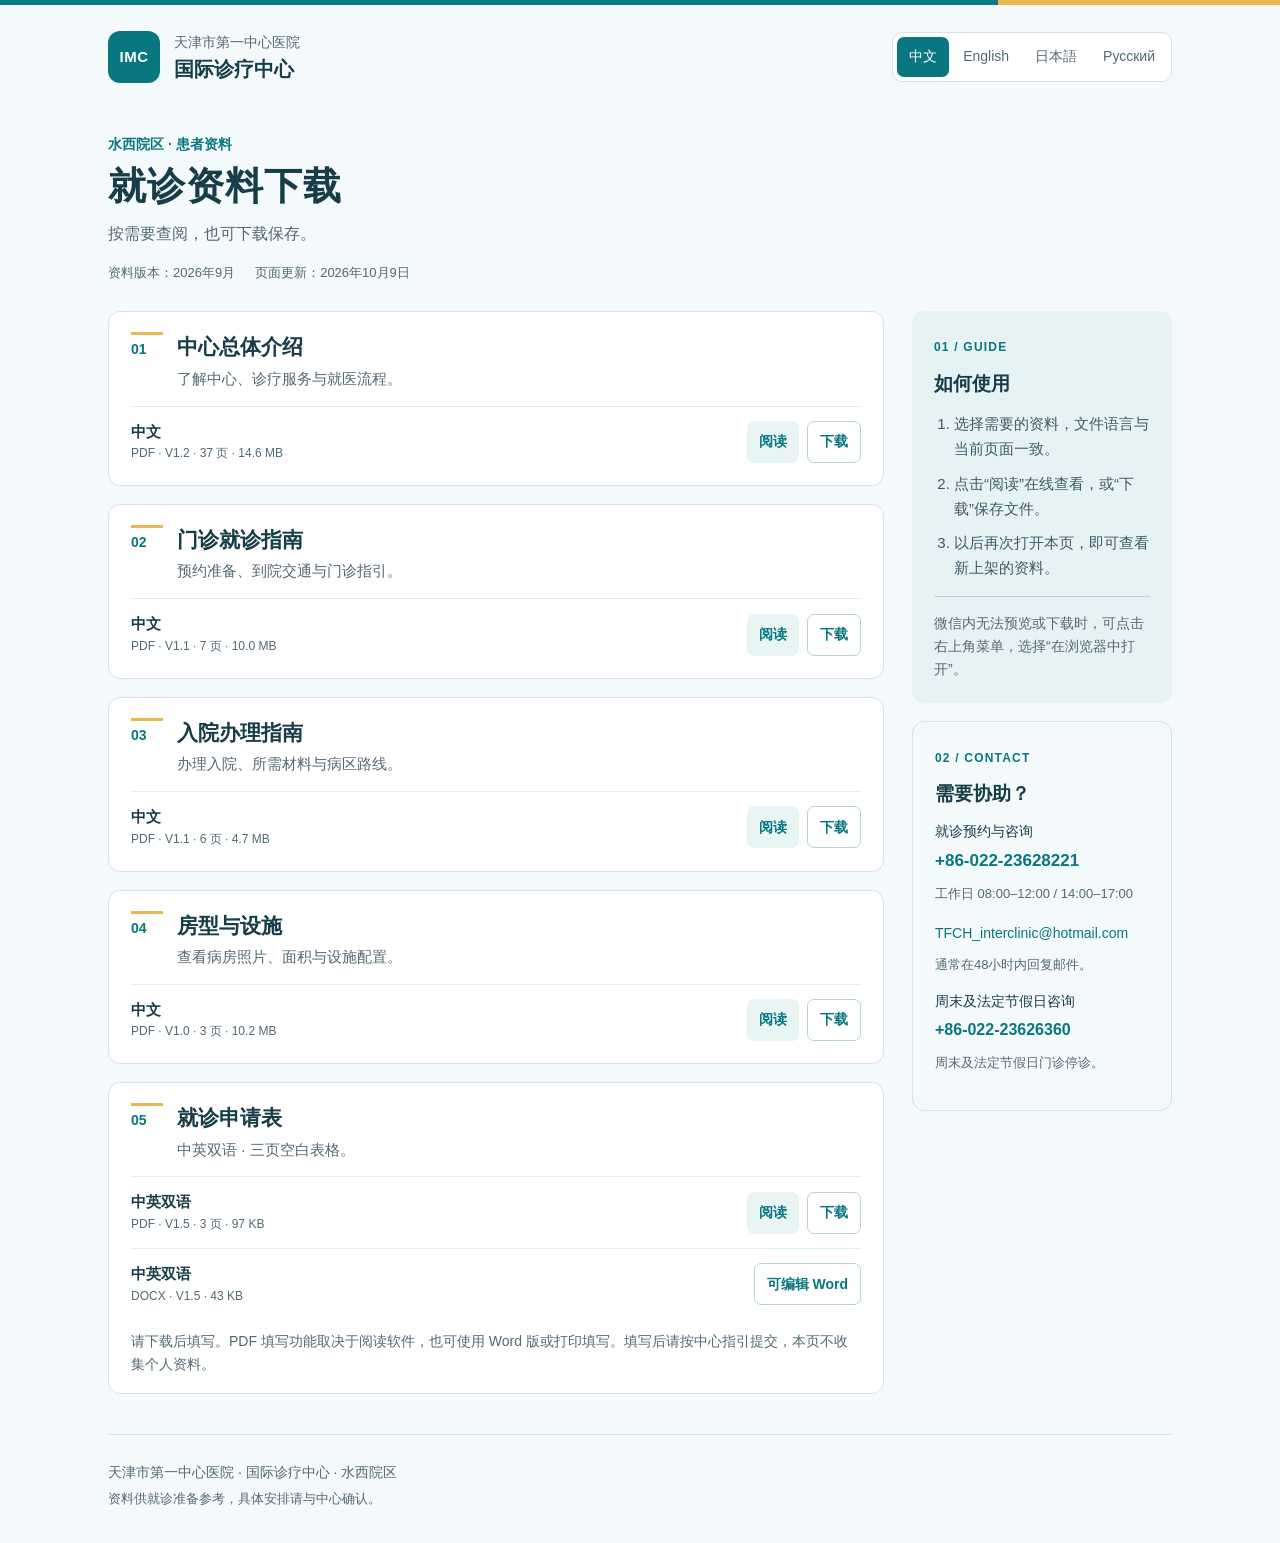
<file: index.html>
<!DOCTYPE html>

<html lang="zh-CN"><head><meta charset="utf-8"/><meta content="width=device-width,initial-scale=1" name="viewport"/><meta content="天津市第一中心医院国际诊疗中心患者资料下载。中心介绍、门诊与入院指南、病房设施、就诊申请表。" name="description"/><meta content="index,follow" name="robots"/><meta content="#087c85" name="theme-color"/><title>国际诊疗中心 · 资料下载</title><link href="data:image/svg+xml,%3Csvg xmlns='http://www.w3.org/2000/svg' viewBox='0 0 32 32'%3E%3Crect width='32' height='32' rx='8' fill='%23087c85'/%3E%3Cpath d='M8 7h11l5 5v13H8z' fill='white'/%3E%3Cpath d='M12 16h8m-8 4h6' stroke='%23087c85' stroke-width='2'/%3E%3C/svg%3E" rel="icon" type="image/svg+xml"/><link href="./style.css?v=20261009-ru1" rel="stylesheet"/><script defer="" src="./app.js?v=20261009-ru1"></script></head>
<body data-default-lang="zh"><div class="topline"></div><header><div class="brand"><span aria-hidden="true" class="brand-symbol">IMC</span><div><p data-t="hospital">天津市第一中心医院</p><strong data-t="center">国际诊疗中心</strong></div></div><nav aria-label="页面语言 / Language / Язык"><button aria-pressed="true" data-lang="zh" lang="zh-CN" type="button">中文</button><button aria-pressed="false" data-lang="en" lang="en" type="button">English</button><button aria-pressed="false" data-lang="ja" lang="ja" type="button">日本語</button><button aria-pressed="false" data-lang="ru" lang="ru" type="button">Русский</button></nav></header>
<main><section class="intro"><p class="eyebrow" data-t="eyebrow">水西院区 · 患者资料</p><h1 data-t="title">就诊资料下载</h1><p class="lead" data-t="lead">按需要查阅，也可下载保存。</p><div class="edition"><span data-t="edition">资料版本：2026年9月</span><span data-t="updated">页面更新：2026年10月9日</span></div></section><div class="layout"><section aria-label="资料目录 / Documents" id="documents"><article class="document"><div class="doc-head"><span class="number">01</span><div><h2>中心总体介绍</h2><p>了解中心、诊疗服务与就医流程。</p></div></div><ul class="file-list"><li class="file-row"><div><span class="file-name">中文</span><span class="file-meta">PDF · V1.2 · 37 页 · 14.6 MB</span></div><div class="actions"><a aria-label="阅读: 中心总体介绍" class="read" href="./files/center-overview-zh.pdf" rel="noopener" target="_blank">阅读</a><a aria-label="下载: 中心总体介绍" class="download" download="天津市第一中心医院_国际诊疗中心_中文版1.2.pdf" href="./files/center-overview-zh.pdf">下载</a></div></li></ul></article><article class="document"><div class="doc-head"><span class="number">02</span><div><h2>门诊就诊指南</h2><p>预约准备、到院交通与门诊指引。</p></div></div><ul class="file-list"><li class="file-row"><div><span class="file-name">中文</span><span class="file-meta">PDF · V1.1 · 7 页 · 10.0 MB</span></div><div class="actions"><a aria-label="阅读: 门诊就诊指南" class="read" href="./files/outpatient-guide-zh.pdf" rel="noopener" target="_blank">阅读</a><a aria-label="下载: 门诊就诊指南" class="download" download="国际诊疗中心门诊就诊指南_1.1版.pdf" href="./files/outpatient-guide-zh.pdf">下载</a></div></li></ul></article><article class="document"><div class="doc-head"><span class="number">03</span><div><h2>入院办理指南</h2><p>办理入院、所需材料与病区路线。</p></div></div><ul class="file-list"><li class="file-row"><div><span class="file-name">中文</span><span class="file-meta">PDF · V1.1 · 6 页 · 4.7 MB</span></div><div class="actions"><a aria-label="阅读: 入院办理指南" class="read" href="./files/admission-guide-zh.pdf" rel="noopener" target="_blank">阅读</a><a aria-label="下载: 入院办理指南" class="download" download="国际诊疗中心住院指南_1.1版.pdf" href="./files/admission-guide-zh.pdf">下载</a></div></li></ul></article><article class="document"><div class="doc-head"><span class="number">04</span><div><h2>房型与设施</h2><p>查看病房照片、面积与设施配置。</p></div></div><ul class="file-list"><li class="file-row"><div><span class="file-name">中文</span><span class="file-meta">PDF · V1.0 · 3 页 · 10.2 MB</span></div><div class="actions"><a aria-label="阅读: 房型与设施" class="read" href="./files/rooms-amenities-zh.pdf" rel="noopener" target="_blank">阅读</a><a aria-label="下载: 房型与设施" class="download" download="国诊中心病房配置_V1.0_中文版.pdf" href="./files/rooms-amenities-zh.pdf">下载</a></div></li></ul></article><article class="document"><div class="doc-head"><span class="number">05</span><div><h2>就诊申请表</h2><p>中英双语 · 三页空白表格。</p></div></div><ul class="file-list"><li class="file-row"><div><span class="file-name">中英双语</span><span class="file-meta">PDF · V1.5 · 3 页 · 97 KB</span></div><div class="actions"><a aria-label="阅读: 就诊申请表" class="read" href="./files/medical-care-request-zh-en.pdf" rel="noopener" target="_blank">阅读</a><a aria-label="下载: 就诊申请表" class="download" download="天津市第一中心医院_国际患者就诊申请表_V1.5_三页中英双语交互版.pdf" href="./files/medical-care-request-zh-en.pdf">下载</a></div></li><li class="file-row"><div><span class="file-name">中英双语</span><span class="file-meta">DOCX · V1.5 · 43 KB</span></div><div class="actions"><a aria-label="可编辑 Word: 就诊申请表" class="download" download="天津市第一中心医院_国际患者就诊申请表_V1.5_三页中英双语大字版.docx" href="./files/medical-care-request-zh-en.docx">可编辑 Word</a></div></li></ul><p class="note">请下载后填写。PDF 填写功能取决于阅读软件，也可使用 Word 版或打印填写。填写后请按中心指引提交，本页不收集个人资料。</p></article></section><aside><section class="help"><span class="section-kicker">01 / GUIDE</span><h2 data-t="how">如何使用</h2><ol><li data-t="step1">选择需要的资料，文件语言与当前页面一致。</li><li data-t="step2">点击“阅读”在线查看，或“下载”保存文件。</li><li data-t="step3">以后再次打开本页，即可查看新上架的资料。</li></ol><p class="wechat" data-t="wechat">微信内无法预览或下载时，可点击右上角菜单，选择“在浏览器中打开”。</p></section><section class="help contact"><span class="section-kicker">02 / CONTACT</span><h2 data-t="contact">需要协助？</h2><p data-t="appointment">就诊预约与咨询</p><a class="phone" href="tel:+862223628221">+86-022-23628221</a><p class="hours" data-t="hours">工作日 08:00–12:00<br/>14:00–17:00</p><a class="email" href="mailto:TFCH_interclinic@hotmail.com">TFCH_interclinic@hotmail.com</a><p class="hours" data-t="reply">通常在48小时内回复邮件。</p><p data-t="weekend">周末及法定节假日咨询</p><a class="phone weekend-phone" href="tel:+862223626360">+86-022-23626360</a><p class="hours" data-t="weekendNote">周末及法定节假日门诊停诊。</p></section></aside></div><footer><p data-t="footer">天津市第一中心医院 · 国际诊疗中心 · 水西院区</p><p class="small" data-t="disclaimer">资料供就诊准备参考，具体安排请与中心确认。</p></footer><noscript><p>资料可直接通过上方链接打开。<a href="./ru/" lang="ru">Русский</a></p></noscript></main></body></html>
</file>
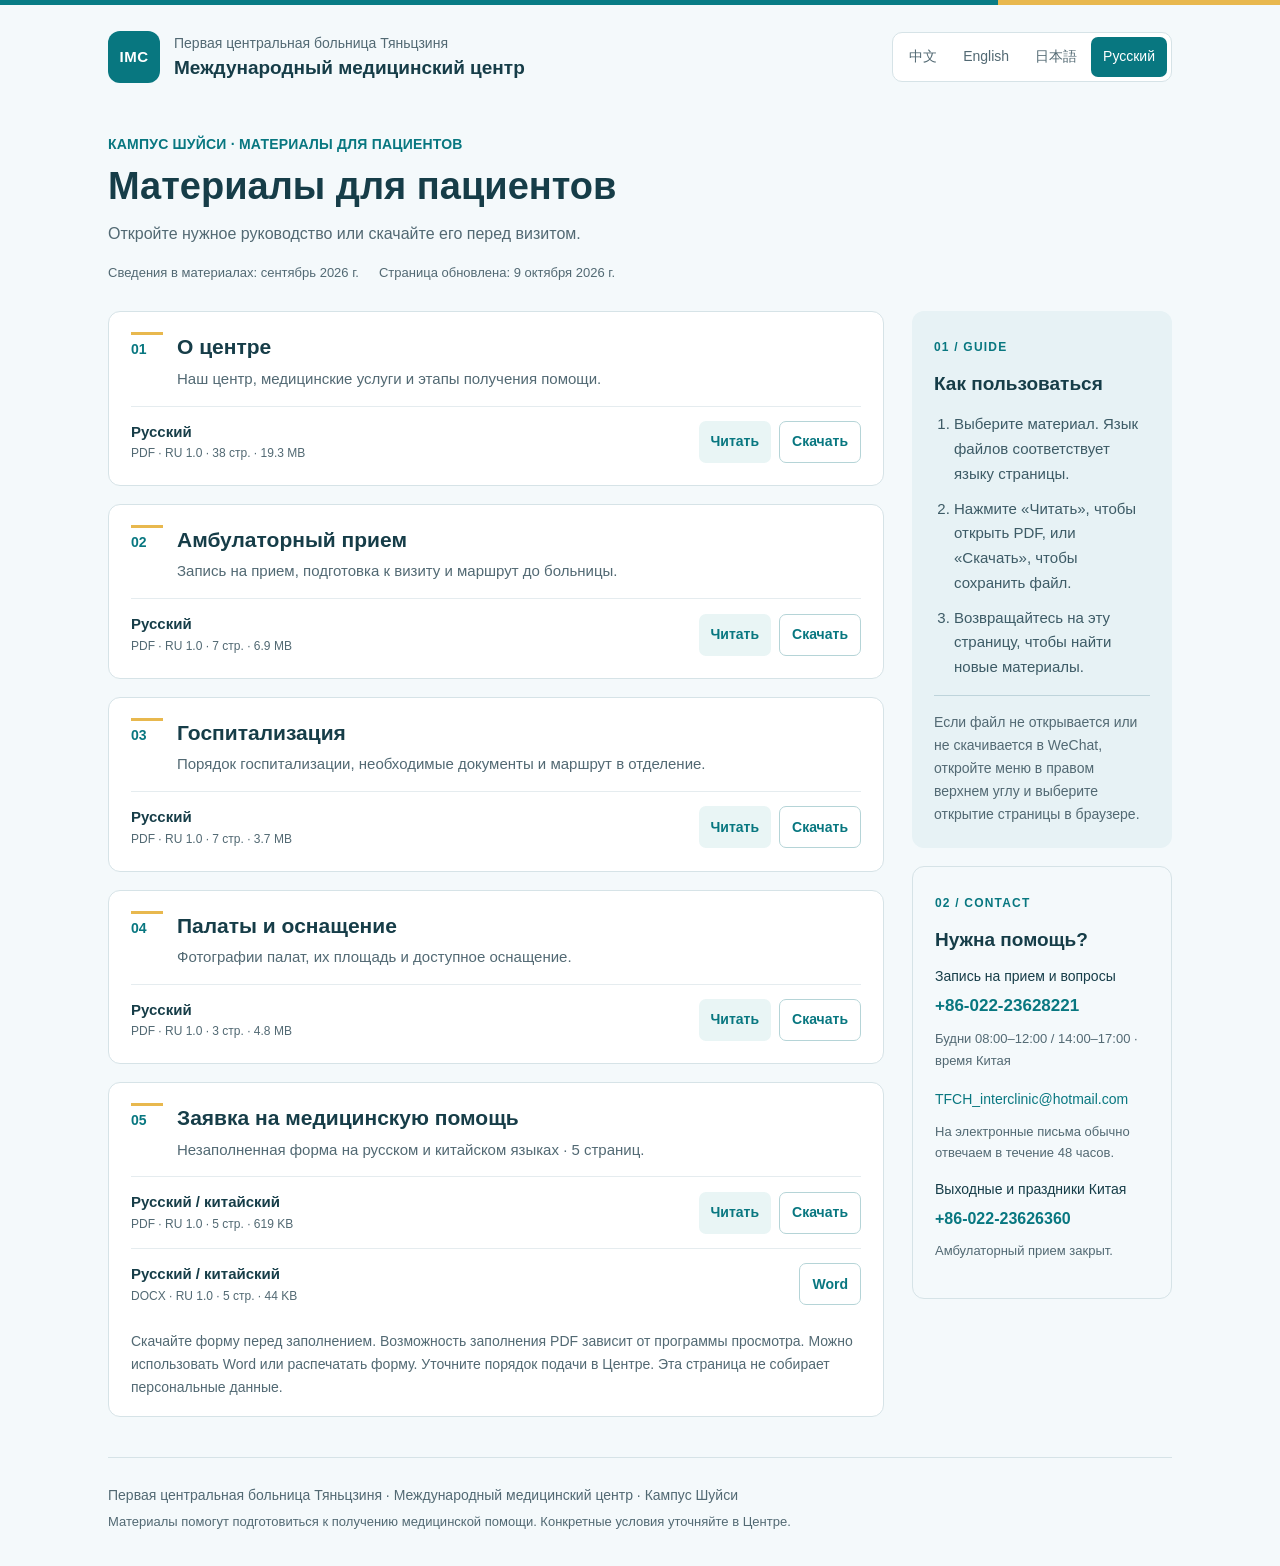
<file: ru/index.html>
<!DOCTYPE html>

<html lang="ru"><head><meta charset="utf-8"/><meta content="width=device-width,initial-scale=1" name="viewport"/><meta content="Откройте нужное руководство или скачайте его перед визитом." name="description"/><meta content="index,follow" name="robots"/><meta content="#087c85" name="theme-color"/><title>Материалы для пациентов · Международный медицинский центр</title><link href="data:image/svg+xml,%3Csvg xmlns='http://www.w3.org/2000/svg' viewBox='0 0 32 32'%3E%3Crect width='32' height='32' rx='8' fill='%23087c85'/%3E%3Cpath d='M8 7h11l5 5v13H8z' fill='white'/%3E%3Cpath d='M12 16h8m-8 4h6' stroke='%23087c85' stroke-width='2'/%3E%3C/svg%3E" rel="icon" type="image/svg+xml"/><link href="../style.css?v=20261009-ru1" rel="stylesheet"/><script defer="" src="../app.js?v=20261009-ru1"></script></head>
<body data-default-lang="ru"><div class="topline"></div><header><div class="brand"><span aria-hidden="true" class="brand-symbol">IMC</span><div><p data-t="hospital">Первая центральная больница Тяньцзиня</p><strong data-t="center">Международный медицинский центр</strong></div></div><nav aria-label="页面语言 / Language / Язык"><button aria-pressed="false" data-lang="zh" lang="zh-CN" type="button">中文</button><button aria-pressed="false" data-lang="en" lang="en" type="button">English</button><button aria-pressed="false" data-lang="ja" lang="ja" type="button">日本語</button><button aria-pressed="true" data-lang="ru" lang="ru" type="button">Русский</button></nav></header>
<main><section class="intro"><p class="eyebrow" data-t="eyebrow">КАМПУС ШУЙСИ · МАТЕРИАЛЫ ДЛЯ ПАЦИЕНТОВ</p><h1 data-t="title">Материалы для пациентов</h1><p class="lead" data-t="lead">Откройте нужное руководство или скачайте его перед визитом.</p><div class="edition"><span data-t="edition">Сведения в материалах: сентябрь 2026 г.</span><span data-t="updated">Страница обновлена: 9 октября 2026 г.</span></div></section><div class="layout"><section aria-label="Материалы для пациентов" id="documents"><article class="document"><div class="doc-head"><span class="number">01</span><div><h2>О центре</h2><p>Наш центр, медицинские услуги и этапы получения помощи.</p></div></div><ul class="file-list"><li class="file-row"><div><span class="file-name">Русский</span><span class="file-meta">PDF · RU 1.0 · 38 стр. · 19.3 MB</span></div><div class="actions"><a aria-label="Читать: О центре" class="read" href="../files/center-overview-ru.pdf" rel="noopener" target="_blank">Читать</a><a aria-label="Скачать: О центре" class="download" download="center-overview-ru.pdf" href="../files/center-overview-ru.pdf">Скачать</a></div></li></ul></article><article class="document"><div class="doc-head"><span class="number">02</span><div><h2>Амбулаторный прием</h2><p>Запись на прием, подготовка к визиту и маршрут до больницы.</p></div></div><ul class="file-list"><li class="file-row"><div><span class="file-name">Русский</span><span class="file-meta">PDF · RU 1.0 · 7 стр. · 6.9 MB</span></div><div class="actions"><a aria-label="Читать: Амбулаторный прием" class="read" href="../files/outpatient-guide-ru.pdf" rel="noopener" target="_blank">Читать</a><a aria-label="Скачать: Амбулаторный прием" class="download" download="outpatient-guide-ru.pdf" href="../files/outpatient-guide-ru.pdf">Скачать</a></div></li></ul></article><article class="document"><div class="doc-head"><span class="number">03</span><div><h2>Госпитализация</h2><p>Порядок госпитализации, необходимые документы и маршрут в отделение.</p></div></div><ul class="file-list"><li class="file-row"><div><span class="file-name">Русский</span><span class="file-meta">PDF · RU 1.0 · 7 стр. · 3.7 MB</span></div><div class="actions"><a aria-label="Читать: Госпитализация" class="read" href="../files/admission-guide-ru.pdf" rel="noopener" target="_blank">Читать</a><a aria-label="Скачать: Госпитализация" class="download" download="admission-guide-ru.pdf" href="../files/admission-guide-ru.pdf">Скачать</a></div></li></ul></article><article class="document"><div class="doc-head"><span class="number">04</span><div><h2>Палаты и оснащение</h2><p>Фотографии палат, их площадь и доступное оснащение.</p></div></div><ul class="file-list"><li class="file-row"><div><span class="file-name">Русский</span><span class="file-meta">PDF · RU 1.0 · 3 стр. · 4.8 MB</span></div><div class="actions"><a aria-label="Читать: Палаты и оснащение" class="read" href="../files/rooms-amenities-ru.pdf" rel="noopener" target="_blank">Читать</a><a aria-label="Скачать: Палаты и оснащение" class="download" download="rooms-amenities-ru.pdf" href="../files/rooms-amenities-ru.pdf">Скачать</a></div></li></ul></article><article class="document"><div class="doc-head"><span class="number">05</span><div><h2>Заявка на медицинскую помощь</h2><p>Незаполненная форма на русском и китайском языках · 5 страниц.</p></div></div><ul class="file-list"><li class="file-row"><div><span class="file-name">Русский / китайский</span><span class="file-meta">PDF · RU 1.0 · 5 стр. · 619 KB</span></div><div class="actions"><a aria-label="Читать: Заявка на медицинскую помощь" class="read" href="../files/medical-care-request-zh-ru.pdf" rel="noopener" target="_blank">Читать</a><a aria-label="Скачать: Заявка на медицинскую помощь" class="download" download="medical-care-request-zh-ru.pdf" href="../files/medical-care-request-zh-ru.pdf">Скачать</a></div></li><li class="file-row"><div><span class="file-name">Русский / китайский</span><span class="file-meta">DOCX · RU 1.0 · 5 стр. · 44 KB</span></div><div class="actions"><a aria-label="Word: Заявка на медицинскую помощь" class="download" download="medical-care-request-zh-ru.docx" href="../files/medical-care-request-zh-ru.docx">Word</a></div></li></ul><p class="note">Скачайте форму перед заполнением. Возможность заполнения PDF зависит от программы просмотра. Можно использовать Word или распечатать форму. Уточните порядок подачи в Центре. Эта страница не собирает персональные данные.</p></article></section><aside><section class="help"><span class="section-kicker">01 / GUIDE</span><h2 data-t="how">Как пользоваться</h2><ol><li data-t="step1">Выберите материал. Язык файлов соответствует языку страницы.</li><li data-t="step2">Нажмите «Читать», чтобы открыть PDF, или «Скачать», чтобы сохранить файл.</li><li data-t="step3">Возвращайтесь на эту страницу, чтобы найти новые материалы.</li></ol><p class="wechat" data-t="wechat">Если файл не открывается или не скачивается в WeChat, откройте меню в правом верхнем углу и выберите открытие страницы в браузере.</p></section><section class="help contact"><span class="section-kicker">02 / CONTACT</span><h2 data-t="contact">Нужна помощь?</h2><p data-t="appointment">Запись на прием и вопросы</p><a class="phone" href="tel:+862223628221">+86-022-23628221</a><p class="hours" data-t="hours">Будни 08:00–12:00 / 14:00–17:00 · время Китая</p><a class="email" href="mailto:TFCH_interclinic@hotmail.com">TFCH_interclinic@hotmail.com</a><p class="hours" data-t="reply">На электронные письма обычно отвечаем в течение 48 часов.</p><p data-t="weekend">Выходные и праздники Китая</p><a class="phone weekend-phone" href="tel:+862223626360">+86-022-23626360</a><p class="hours" data-t="weekendNote">Амбулаторный прием закрыт.</p></section></aside></div><footer><p data-t="footer">Первая центральная больница Тяньцзиня · Международный медицинский центр · Кампус Шуйси</p><p class="small" data-t="disclaimer">Материалы помогут подготовиться к получению медицинской помощи. Конкретные условия уточняйте в Центре.</p></footer><noscript><p>Файлы доступны по ссылкам выше. <a href="../">中文</a></p></noscript></main></body></html>
</file>
<file: style.css>
:root{color-scheme:light;--ink:#163d48;--muted:#526973;--teal:#087780;--border:#d6e3e7;--bg:#f4f9fb;--gold:#e8b84e;font-family:-apple-system,BlinkMacSystemFont,"Segoe UI","Noto Sans CJK SC","Microsoft YaHei",sans-serif;font-size:16px}*{box-sizing:border-box}body{margin:0;background:var(--bg);color:var(--ink);line-height:1.65}.topline{height:5px;background:linear-gradient(90deg,#087c85 0 78%,#e8b84e 78%)}header{max-width:1120px;margin:auto;padding:26px 28px;display:flex;justify-content:space-between;align-items:center;gap:24px}.brand{display:flex;align-items:center;gap:14px}.brand-symbol{display:grid;place-items:center;font-weight:750;font-size:15px;letter-spacing:.03em;color:white;background:var(--teal);width:52px;height:52px;border-radius:12px}.brand p{font-size:14px;margin:0;color:var(--muted)}.brand strong{font-size:20px;line-height:1.4}nav{display:flex;flex-shrink:0;gap:2px;padding:4px;border:1px solid var(--border);border-radius:10px;background:white}button{font:inherit;font-size:14px;cursor:pointer;border:0;background:transparent;border-radius:7px;padding:8px 12px;color:var(--muted)}button[aria-pressed=true]{background:var(--teal);color:#fff}a:focus-visible,button:focus-visible{outline:3px solid #c29018;outline-offset:4px}main{max-width:1120px;margin:auto;padding:14px 28px 30px}.intro{padding:10px 0 28px}.eyebrow{color:var(--teal);font-size:14px;font-weight:650;margin:0 0 6px}h1{font-size:clamp(28px,4vw,38px);line-height:1.3;letter-spacing:.025em;margin:0 0 10px}.lead{margin:0 0 14px;color:var(--muted)}.edition{display:flex;gap:8px 20px;flex-wrap:wrap;font-size:13px;color:var(--muted)}.layout{display:grid;grid-template-columns:minmax(0,1fr) 260px;gap:28px;align-items:start}#documents{display:grid;gap:18px}.document{background:white;border:1px solid var(--border);border-radius:12px;overflow:hidden}.doc-head{display:flex;gap:14px;padding:20px 22px 14px}.number{font-size:14px;color:var(--teal);font-weight:700;width:32px;flex-shrink:0;padding-top:3px;border-top:3px solid var(--gold)}h2{margin:0 0 4px;font-size:21px;line-height:1.45}.doc-head p{margin:0;font-size:15px;color:var(--muted)}.file-list{list-style:none;margin:0;padding:0 22px 8px}.file-row{display:flex;align-items:center;justify-content:space-between;gap:16px;padding:13px 0;border-top:1px solid #e5ecef}.file-name{font-size:15px;font-weight:600;display:block}.file-meta{font-size:12px;color:var(--muted);display:block;font-variant-numeric:tabular-nums}.actions{display:flex;align-items:center;gap:8px;flex-shrink:0}a{color:var(--teal)}.actions a{text-decoration:none;display:inline-flex;align-items:center;justify-content:center;min-height:42px;padding:7px 12px;border-radius:7px;font-size:14px;font-weight:600}.read{background:#e9f5f5}.download{border:1px solid #b5d4d7}.actions a:hover{background:#d7eeee}.note{margin:0;padding:2px 22px 17px;color:var(--muted);font-size:14px}.help{padding:22px;background:#e7f2f5;border-radius:12px;margin-bottom:18px}.section-kicker{font-size:12px;letter-spacing:.1em;color:var(--teal);font-weight:700}.help h2{margin-top:10px;font-size:19px}.help ol{padding-left:20px;margin:15px 0;font-size:15px;color:#3d5b66}.help li+li{margin-top:10px}.wechat{font-size:14px;padding-top:15px;border-top:1px solid #bed4db;margin-bottom:0;color:var(--muted)}.contact{background:transparent;border:1px solid var(--border)}.contact p{font-size:14px;margin:12px 0 4px}.contact .phone{font-size:17px;font-weight:700;text-decoration:none}.contact .hours{font-size:13px;color:var(--muted);margin:8px 0 15px}.email{font-size:14px;overflow-wrap:anywhere;text-decoration:none}footer{margin-top:40px;padding-top:22px;border-top:1px solid var(--border);font-size:14px;color:var(--muted)}footer p{margin:4px 0}.small{font-size:13px}@media(max-width:800px){.layout{grid-template-columns:1fr}aside{display:grid;grid-template-columns:1fr 1fr;gap:18px}.help{margin:0}}@media(max-width:540px){header{padding:20px 18px 10px;flex-wrap:wrap;gap:18px}.brand-symbol{width:46px;height:46px}.brand strong{font-size:19px}nav{width:100%;justify-content:space-between}nav button{flex:1;min-height:40px}main{padding:14px 18px 24px}.intro{padding:12px 0 22px}.edition{gap:2px 16px}h1{font-size:29px}.doc-head{padding:18px 16px 12px;gap:10px}.number{width:28px}h2{font-size:20px}.file-list{padding:0 16px 6px}.file-row{gap:10px}.actions{gap:5px}.actions a{padding:7px 10px}.note{padding:4px 16px 16px}aside{grid-template-columns:1fr}.layout{gap:24px}footer{margin-top:28px}.file-meta{font-size:12px}}@media(prefers-reduced-motion:no-preference){a,button{transition:background .15s}}@media print{nav,.actions,.help{display:none}.layout{display:block}.document{break-inside:avoid;margin-bottom:15px}}

/* Four-language navigation and longer Russian labels. */
header{flex-wrap:wrap}.brand{min-width:0;flex:1 1 320px}.brand>div{min-width:0}.brand-symbol{flex-shrink:0}.brand strong{display:block}nav{max-width:100%;flex-wrap:wrap}.doc-head>div,.file-row>div{min-width:0}.contact .weekend-phone{font-size:16px}.document h2{overflow-wrap:break-word}html[lang=ru] .brand strong{font-size:19px}html[lang=ru] .eyebrow{letter-spacing:.015em}html[lang=ru] .doc-head p,html[lang=ru] .help p,html[lang=ru] .help li{hyphens:auto}html[lang=ru] h1{letter-spacing:0}nav a{display:none}@media(max-width:600px){.file-row{flex-wrap:wrap;gap:10px}.actions{flex-wrap:wrap}.brand{flex-basis:100%}nav{width:100%;justify-content:space-between}nav button{flex:1;padding:8px 10px}.file-row>div:first-child{flex:1 0 100%}.file-meta{line-height:1.5}}
</file>
